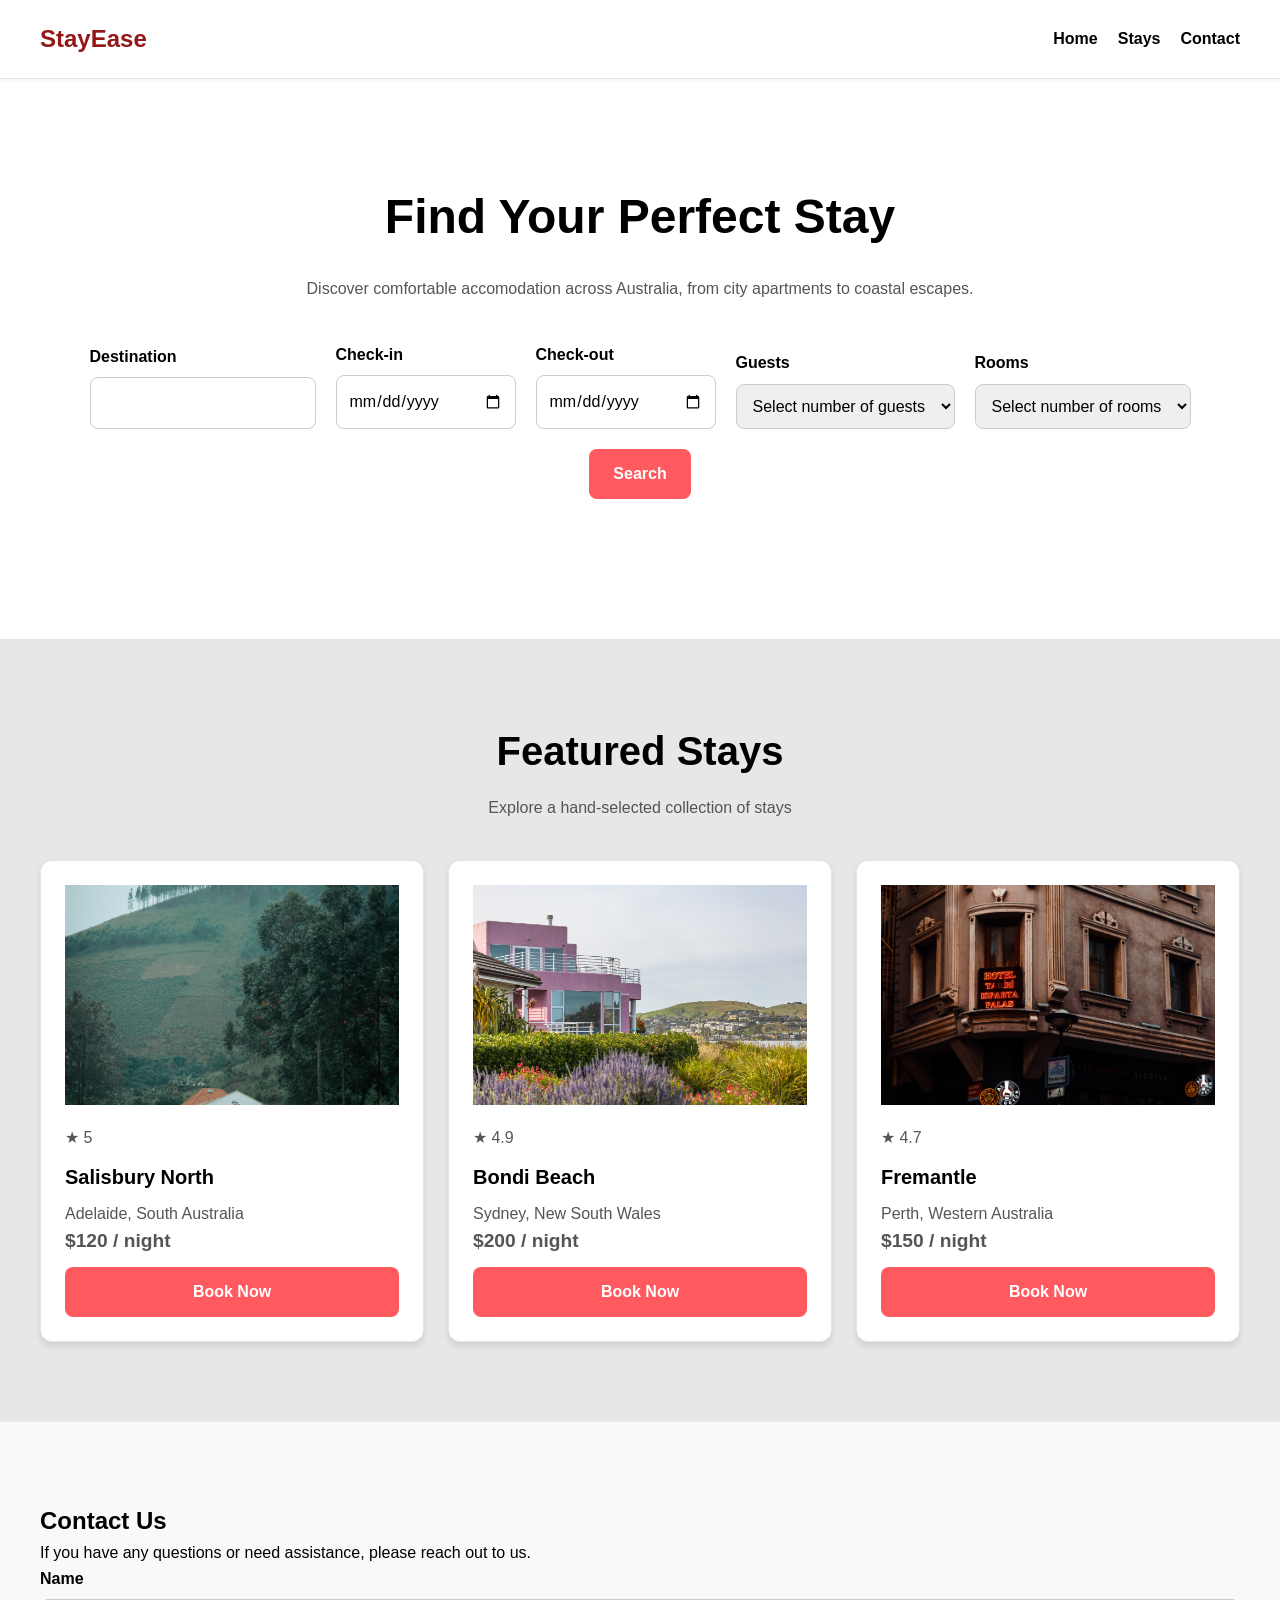
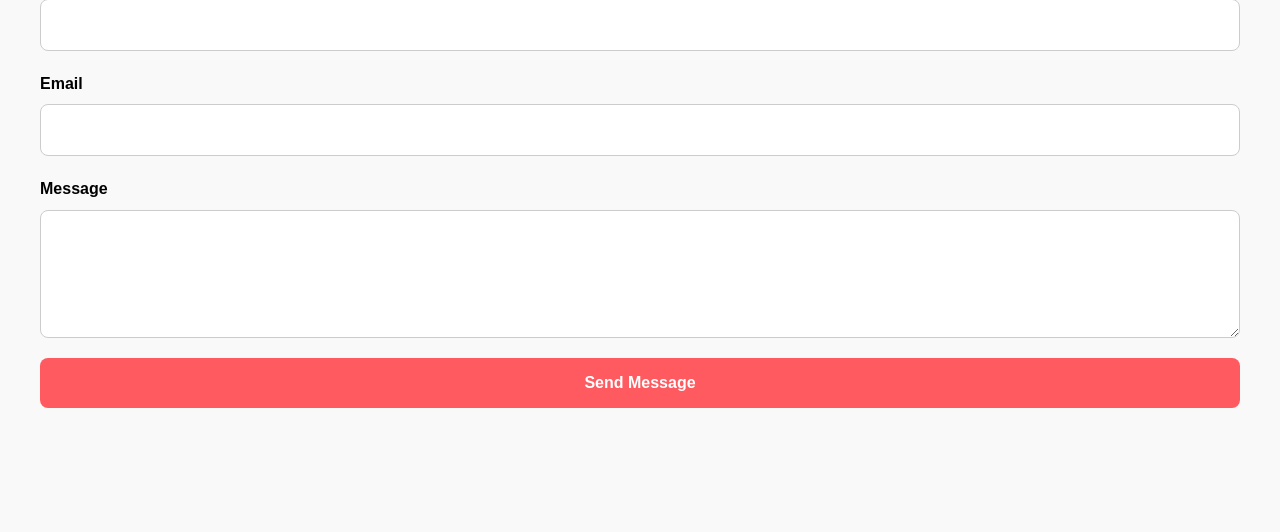
<file: index.html>
<!DOCTYPE html>
<html lang="en">
<head>
    <meta charset="UTF-8">
    <meta name="viewport" content="width=device-width, initial-scale=1.0">
    <title>StayEase</title>

    <link rel="stylesheet" href="styles.css">
    
</head>
<body id="top">
    <header>
        <a href="index.html">StayEase</a>

        <!-- Main Navigation -->
        <nav>
            <ul>
                <li><a href="#top">Home</a></li>
                <li><a href="#featured-stays">Stays</a></li>
                <li><a href="#contact">Contact</a></li>
            </ul>
        </nav>

    </header>

    <main>
        <section class="hero">
            <h1>Find Your Perfect Stay</h1>
            <p>Discover comfortable accomodation across Australia,
                from city apartments to coastal escapes.
            </p>

            <!-- Search Form and booking criteria -->
            <form id="search-form">
                
                <div class="form-group">
                    <label for="destination">Destination</label>
                    <input type="text" 
                           id="destination" 
                           name="destination" 
                           required
                    >
                </div>

                <div class="form-group">
                    <label for="checkin">Check-in</label>
                    <input type="date" 
                           id="checkin" 
                           name="checkin" 
                           required
                    >
                </div>

                <div class="form-group">
                    <label for="checkout">Check-out</label>
                    <input type="date" 
                           id="checkout" 
                           name="checkout" 
                           required
                    >
                </div>

                <div class="form-group">
                    <label for="guests">Guests</label>
                    <select 
                        id="guests" 
                        name="guests"
                        required
                    >
                        <option value="">Select number of guests</option>
                        <option value="1">1 Guest</option>
                        <option value="2">2 Guests</option>
                        <option value="3">3 Guests</option>
                        <option value="4">4 Guests</option>
                        <option value="5">5 Guests</option>
                        <option value="6+">6+ Guests</option>
                    </select>
                </div>

                <div class="form-group">
                <label for="rooms">Rooms</label>

                <select
                    id="rooms" 
                    name="rooms"
                    required
                >
                        <option value="">Select number of rooms</option>
                        <option value="1">1 Room</option>
                        <option value="2">2 Rooms</option>
                        <option value="3">3 Rooms</option>
                        <option value="4">4 Rooms</option>
                        <option value="5+">5+ Rooms</option>
                </select>
            </div>

                <button type="submit">Search</button>

            </form>

        
            <p
                id="search-message"
                role="status"
                aria-live="polite"
            ></p> 
            
        </section>

        <section class="featured-stays" id="featured-stays">

            <h2>Featured Stays</h2>

            <p>Explore a hand-selected collection of stays</p>


            <!-- Featured accommodation cards -->
            <div class="property-list">
                <article class="property-card">

                    <img src="Assets/salisbury.jpg" 
                    alt="Modern accommodation in Salisbury North, Adelaide" >

                    <p class="rating">★ 5</p>

                    <h3>Salisbury North</h3>
                    <p>Adelaide, South Australia</p>
                    <p class="price">$120 / night</p>

                    <button type="button" data-property="Salisbury North">Book Now</button>

    
                </article>

                <article class="property-card">

                    <img src="Assets/bondi.jpg" 
                    alt="Beachfront property overlooking Bondi Beach!" >
                    
                    <p class="rating">★ 4.9</p>

                    <h3>Bondi Beach</h3>
                    <p>Sydney, New South Wales</p>
                    <p class="price">$200 / night</p>

                    <button type="button" data-property="Bondi Beach">Book Now</button>
                </article>

                <article class="property-card">

                    <img src="Assets/perth.jpg" 
                    alt="Stylish accommodation in Fremantle">

                    <p class="rating">★ 4.7</p>
            
                    <h3>Fremantle</h3>
                    <p>Perth, Western Australia</p>
                    <p class="price">$150 / night</p>
                    <button type="button" data-property="Fremantle">Book Now</button>
                </article>

            </div>
        </section>

        <section class="contact-section" id="contact">
            <h2>Contact Us</h2>
            <p>If you have any questions or need assistance, 
                please reach out to us.
            </p>

            <!-- Contact Form -->
            <form id="contact-form">
                <div class="form-group">
                    <label for="contact-name">Name</label>

                    <input
                        type="text" 
                        id="contact-name" 
                        name="contact-name" 
                        required
                    >
                </div>

                <div class="form-group">
                    <label for="contact-email">Email</label>

                    <input
                        type="email" 
                        id="contact-email" 
                        name="contact-email" 
                        required
                    >
                </div>

                <div class="form-group">
                    <label for="contact-message">Message</label>
                    
                    <textarea 
                        id="contact-message" 
                        name="contact-message" 
                        rows="4" 
                        required
                    ></textarea>
                </div>

                <button type="submit">
                    Send Message
                </button>

            </form>

            <p
                id="contact-status"
                role="status"
                aria-live="polite"
            ></p>
         </section>
    </main>

    <footer>
         
    </footer>

<script src="script.js"></script>

</body>
</html>
</file>
<file: styles.css>
/*================
    CSS Reset 
================*/

html {
    scroll-behavior: smooth;
}

* {
    box-sizing: border-box;
    margin: 0;
    padding: 0;
}

/*================
    Body
================*/

body {
    font-family: Arial, Helvetica , sans-serif;
    line-height: 1.6;
}

a {
    text-decoration: none;
    color: inherit;
}

/*================
    Header
================*/

header {
    position: sticky;
    top: 0;
    z-index: 1000;

    display: flex;
    justify-content: space-between;
    align-items: center;
    padding: 20px 40px;
    background-color: #ffffff;
    border-bottom: 1px solid #e5e5e5;
    box-shadow: 0 2px 4px rgba(0, 0, 0, 0.05);
}

header > a {
    color: rgb(149, 22, 22);
    font-size: 1.5rem;
    font-weight: bold;
}

nav ul { 
    display: flex;
    gap: 20px;
    list-style: none;
}

nav a {
    font-weight: 600;
    transition: color 0.3s ease;
}

nav a:hover {
    color: rgb(149, 22, 22);
}

nav a:focus-visible {
    outline: 3px solid rgba(149, 22, 22, 0.2);
    outline-offset: 2px;
    border-radius: 4px;
}


/*================
    Hero
================*/

.hero {
    padding: 100px 40px;
    text-align: center;
}

.hero h1 {
    font-size: 3rem;
    margin-bottom: 20px;
}

.hero p {
    max-width: 700px;
    margin: 0 auto 40px;
    color: #555;
}

.hero form{
    display: flex;
    justify-content: center;
    align-items: flex-end;
    gap: 20px;
    flex-wrap: wrap;
}

.form-group {
    display: flex;
    flex-direction: column;
    text-align: left;
}

.form-group label {
    display: block;
    margin-bottom: 8px;
    font-weight: bold;
}

.form-group input,
.form-group select {
    min-width: 180px;
    padding: 12px;
    border: 1px solid #ccc;
    border-radius: 8px;
    font: inherit;
}

.hero form button {
    padding: 12px 24px;
    background-color: #ff5a5f;
    color: white;
    border: none;
    border-radius: 8px;
    font: inherit;
    font-weight: bold;
    cursor: pointer;
    transition: background-color 0.3s ease;
}

.hero form button:hover {
    background-color: #e14b50;
}

.hero form button:focus-visible {
    outline: 3px solid rgba(149, 22, 22, 0.2);
    outline-offset: 2px;
    border-radius: 4px;
}

.featured-stays {
    padding: 80px 40px;
    background-color: #e7e7e7;
}

.featured-stays > h2 {
    text-align: center;
    font-size: 2.5rem;
    margin-bottom: 12px;
}

.featured-stays > p {
    max-width: 700px;
    margin: 0 auto 40px;
    text-align: center;
    color: #555;
}

.property-list {
    display: grid;
    grid-template-columns: repeat(auto-fit, minmax(260px, 1fr));
    gap: 24px;
    max-width: 1200px;
    margin: 0 auto;
}

@media (max-width: 600px) {
    .featured-stays {
        padding: 60px 20px;
    }

    .property-list{
    grid-template-columns: 1fr;
}
}



.property-card {
    padding: 24px;
    background-color: #ffffff;
    border: 1px solid #e5e5e5;
    border-radius: 12px;
    overflow: hidden;
    box-shadow: 0 4px 6px rgba(0, 0, 0, 0.1);
    transition: transform 0.3s ease, box-shadow 0.3s ease;
}

.property-card img {
    width: 100%;
    height: 220px;
    object-fit: cover;
    display:block;
    margin-bottom: 20px;
}

.property-card:hover {
    transform: translateY(-5px);
    box-shadow: 0 8px 12px rgba(0, 0, 0, 0.12);
}

.property-card button:focus-visible {
    outline: 3px solid rgba(149, 22, 22, 0.2);
    outline-offset: 2px;
    border-radius: 4px;
}

.property-card h3 {
    margin-bottom: 8px;
    font-size: 1.25rem;
}

.property-card p {
    color: #555;
}

.property-card p:last-child {
    margin-top: 10px;
    font-weight: bold;
    color: rgb(149, 22, 22);
}

.price {
    font-size: 1.2rem;
    font-weight: bold;
    color: rgb(190, 24, 24);
}

.rating {
    font-size: 1rem;
    color: #ffcc00;
    margin-bottom: 10px;
}

.property-card button {
    width: 100%;
    margin-top: 10px;
    padding: 12px 18px;
    background-color: #ff5a5f;
    color: #ffffff;
    border: none;
    border-radius: 8px;
    font: inherit;
    font-weight: bold;
    cursor: pointer;
    transition: background-color 0.3s ease;
}

.property-card button:hover {
    background-color: #e14b50;
    transform: translateY(-2px);
}

/*================
    Contact Section
================*/

.contact-section {
    padding: 80px 40px;
    background-color: #f9f9f9;
}

.contact-content {
    width: 100%;
    max-width: 700px;
    margin: 0 auto;
}

.contact-content h2 {
    text-align: center;
    font-size: 2.5rem;
    margin-bottom: 12px;
}

.contact-content > p {
    max-width: 600px;
    margin: 0 auto 32px;
    text-align: center;
    color: #555;
}

#contact-form {
    display: grid;
    gap: 20px;
}

#contact-form input,
#contact-form textarea {
    width: 100%;
    padding: 12px;
    border: 1px solid #ccc;
    border-radius: 8px;
    font: inherit;
}

#contact-form textarea {
    resize:vertical;
}

#contact-form input:focus,
#contact-form textarea:focus {
    outline: 3px solid rgba(149, 22, 22, 0.2);
    border-color: rgb(149, 22, 22);
}

#contact-form button {
    padding: 12px 24px;
    background-color: #ff5a5f;
    color: white;
    border: none;
    border-radius: 8px;
    font: inherit;
    font-weight: bold;
    cursor: pointer;
    transition: background-color 0.3s ease;
}

#contact-form button:hover {
    background-color: rgb(120, 18, 18);
    transform: translateY(-2px);
}

#contact-form button:focus-visible {
    outline: 3px solid rgba(149, 22, 22, 0.2);
    outline-offset: 2px;
    border-radius: 4px;
}

#contact-status {
    min-height: 24px;
    margin-top: 20px;
    text-align: center;
    font-weight: bold;
}

@media (max-width: 600px) {
    .contact-section {
        padding: 60px 20px;
    }
}

/* Booking selection feedback */
#search-form.booking-highlight {
    outline: 3px solid #222;
    outline-offset: 6px;
    transition: outline 0.3s ease;
}
</file>
